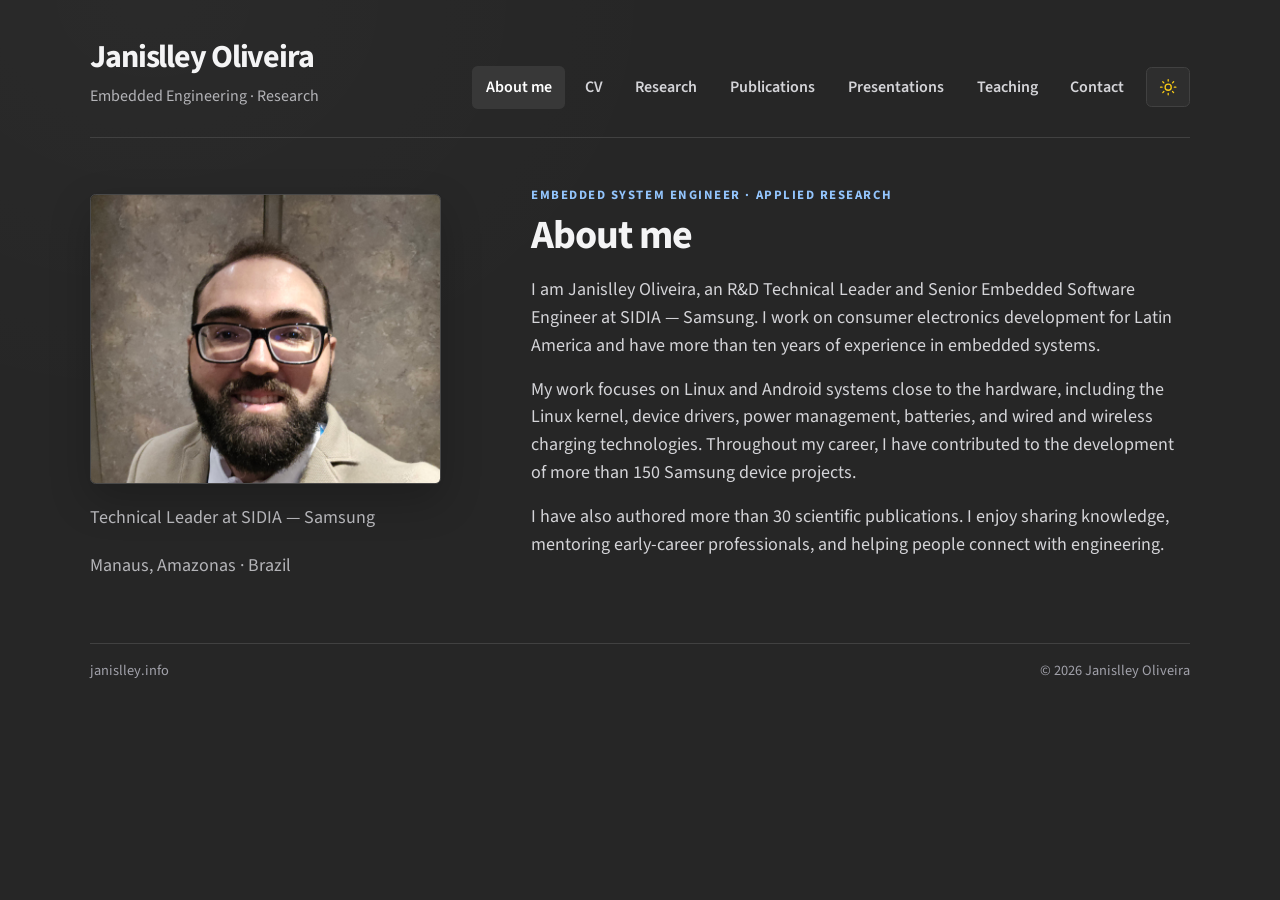
<file: index.html>
<!doctype html>
<html lang="en">
  <head>
    <meta charset="utf-8">
    <meta name="viewport" content="width=device-width, initial-scale=1">
    <meta name="theme-color" content="#262626">
    <meta
      name="description"
      content="About Janislley Oliveira, embedded software engineer, technical leader, researcher, and IEEE volunteer."
    >
    <title>About me — Janislley Oliveira</title>
    <script>
      if (localStorage.getItem("janislley-theme") === "light") {
        document.documentElement.dataset.theme = "light";
      }
    </script>
    <link rel="preconnect" href="https://fonts.googleapis.com">
    <link rel="preconnect" href="https://fonts.gstatic.com" crossorigin>
    <link
      href="https://fonts.googleapis.com/css2?family=Source+Sans+3:wght@400;600;700&display=swap"
      rel="stylesheet"
    >
    <link rel="stylesheet" href="style.css">
  </head>
  <body>
    <a class="skip-link" href="#content">Skip navigation</a>
    <header class="site-header">
      <div class="identity">
        <a class="site-name" href="index.html">Janislley Oliveira</a>
        <p>Embedded Engineering · Research </p>
      </div>
      <div class="header-controls">
        <nav class="site-nav" aria-label="Main navigation">
          <a href="index.html" aria-current="page">About me</a>
          <a href="cv.html">CV</a>
          <a href="research.html">Research</a>
          <a href="publications.html">Publications</a>
          <a href="presentations.html">Presentations</a>
          <a href="teaching.html">Teaching</a>
          <a href="contact.html">Contact</a>
        </nav>
        <button
          class="theme-toggle"
          id="theme-toggle"
          type="button"
          aria-label="Switch to light mode"
          hidden
        >
          <svg class="theme-icon" id="sun-icon" viewBox="0 0 24 24" aria-hidden="true">
            <circle cx="12" cy="12" r="4"></circle>
            <path d="M12 2v2m0 16v2M4.93 4.93l1.42 1.42m11.3 11.3 1.42 1.42M2 12h2m16 0h2M4.93 19.07l1.42-1.42m11.3-11.3 1.42-1.42"></path>
          </svg>
          <svg class="theme-icon" id="moon-icon" viewBox="0 0 24 24" aria-hidden="true" hidden>
            <path d="M20.9 13A9 9 0 0 1 11 3.1 9 9 0 1 0 20.9 13Z"></path>
          </svg>
          <span class="theme-label" id="theme-label">Light mode</span>
        </button>
      </div>
    </header>

    <main class="profile-main" id="content">
      <aside class="profile-column" aria-label="Profile">
        <img
          class="profile-photo"
          src="images/Janislley_Photo.jpg"
          alt="Portrait of Janislley Oliveira"
        >
        <p class="profile-note">Technical Leader at SIDIA — Samsung</p>
        <p class="profile-note">Manaus, Amazonas · Brazil</p>
      </aside>

      <div class="content-column">
        <section aria-labelledby="about-title">
          <p class="section-label">EMBEDDED SYSTEM ENGINEER · APPLIED RESEARCH</p>
          <h1 id="about-title">About me</h1>
          <p>
            I am Janislley Oliveira, an R&amp;D Technical Leader and Senior
            Embedded Software Engineer at SIDIA — Samsung. I work on consumer
            electronics development for Latin America and have more than ten
            years of experience in embedded systems.
          </p>
          <p>
            My work focuses on Linux and Android systems close to the hardware,
            including the Linux kernel, device drivers, power management,
            batteries, and wired and wireless charging technologies. Throughout
            my career, I have contributed to the development of more than 150
            Samsung device projects.
          </p>
          <p>
            I have also authored more than 30 scientific publications. I enjoy
            sharing knowledge, mentoring early-career professionals, and
            helping people connect with engineering.
          </p>
        </section>
      </div>
    </main>

    <footer class="site-footer">
      <span>janislley.info</span>
      <span>© 2026 Janislley Oliveira</span>
    </footer>
    <script src="theme.js"></script>
  </body>
</html>
</file>
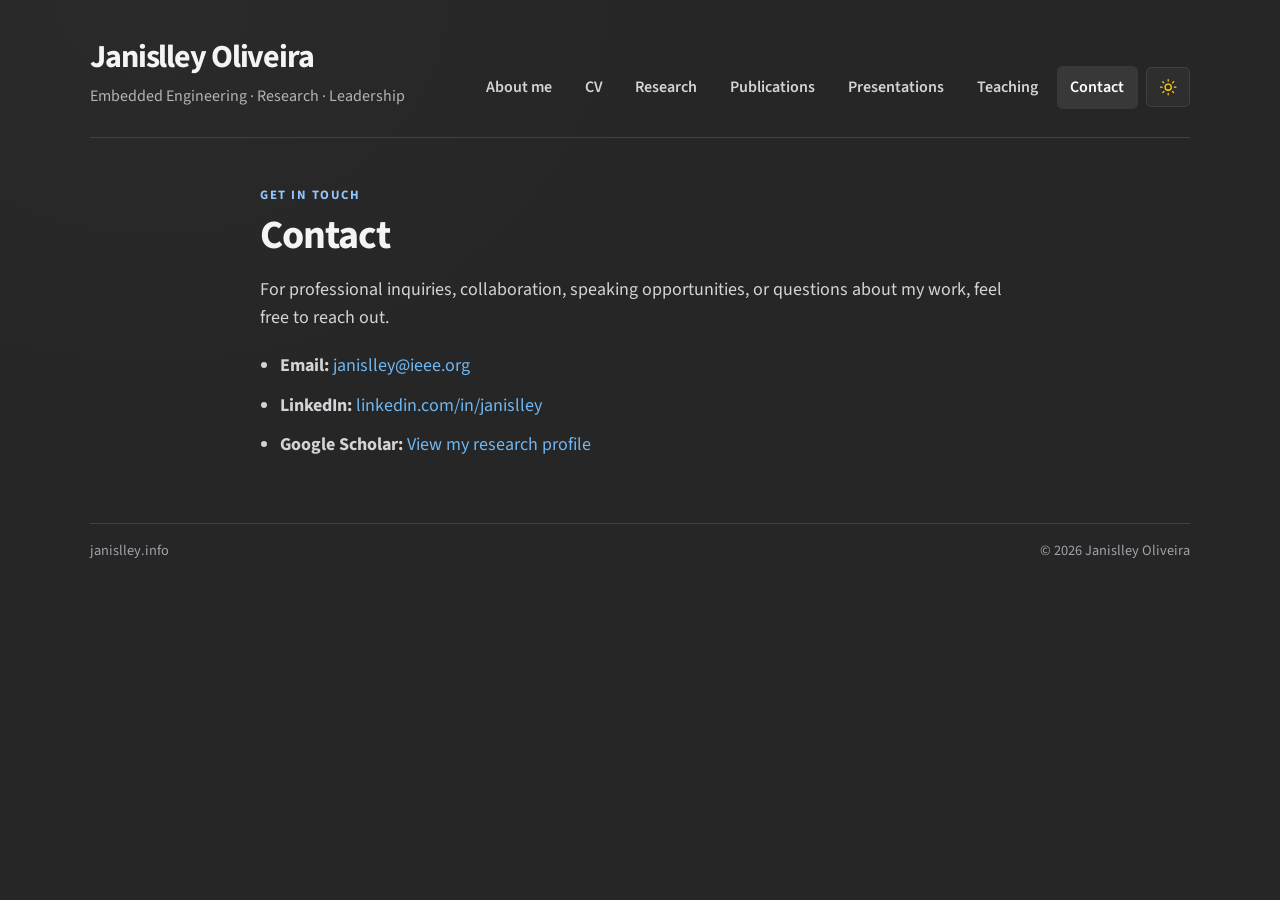
<file: contact.html>
<!doctype html>
<html lang="en">
  <head>
    <meta charset="utf-8">
    <meta name="viewport" content="width=device-width, initial-scale=1">
    <meta name="theme-color" content="#262626">
    <meta name="description" content="Contact Janislley Oliveira.">
    <title>Contact — Janislley Oliveira</title>
    <script>
      if (localStorage.getItem("janislley-theme") === "light") {
        document.documentElement.dataset.theme = "light";
      }
    </script>
    <link rel="preconnect" href="https://fonts.googleapis.com">
    <link rel="preconnect" href="https://fonts.gstatic.com" crossorigin>
    <link href="https://fonts.googleapis.com/css2?family=Source+Sans+3:wght@400;600;700&display=swap" rel="stylesheet">
    <link rel="stylesheet" href="style.css">
  </head>
  <body>
    <a class="skip-link" href="#content">Skip navigation</a>
    <header class="site-header">
      <div class="identity"><a class="site-name" href="index.html">Janislley Oliveira</a><p>Embedded Engineering · Research · Leadership</p></div>
      <div class="header-controls">
        <nav class="site-nav" aria-label="Main navigation">
          <a href="index.html">About me</a><a href="cv.html">CV</a><a href="research.html">Research</a>
          <a href="publications.html">Publications</a><a href="presentations.html">Presentations</a>
          <a href="teaching.html">Teaching</a><a href="contact.html" aria-current="page">Contact</a>
        </nav>
        <button class="theme-toggle" id="theme-toggle" type="button" aria-label="Switch to light mode" hidden>
          <svg class="theme-icon" id="sun-icon" viewBox="0 0 24 24" aria-hidden="true"><circle cx="12" cy="12" r="4"></circle><path d="M12 2v2m0 16v2M4.93 4.93l1.42 1.42m11.3 11.3 1.42 1.42M2 12h2m16 0h2M4.93 19.07l1.42-1.42m11.3-11.3 1.42-1.42"></path></svg>
          <svg class="theme-icon" id="moon-icon" viewBox="0 0 24 24" aria-hidden="true" hidden><path d="M20.9 13A9 9 0 0 1 11 3.1 9 9 0 1 0 20.9 13Z"></path></svg>
          <span class="theme-label" id="theme-label">Light mode</span>
        </button>
      </div>
    </header>
    <main class="page-main" id="content">
      <article class="content-column">
        <section aria-labelledby="page-title">
          <p class="section-label">GET IN TOUCH</p>
          <h1 id="page-title">Contact</h1>
          <p>For professional inquiries, collaboration, speaking opportunities, or questions about my work, feel free to reach out.</p>
          <ul class="link-list">
            <li><strong>Email:</strong> <a href="mailto:janislley@ieee.org">janislley@ieee.org</a></li>
            <li><strong>LinkedIn:</strong> <a href="https://www.linkedin.com/in/janislley/">linkedin.com/in/janislley</a></li>
            <li><strong>Google Scholar:</strong> <a href="https://scholar.google.com/citations?user=Yw4vt_AAAAAJ&amp;hl">View my research profile</a></li>
          </ul>
        </section>
      </article>
    </main>
    <footer class="site-footer"><span>janislley.info</span><span>© 2026 Janislley Oliveira</span></footer>
    <script src="theme.js"></script>
  </body>
</html>
</file>
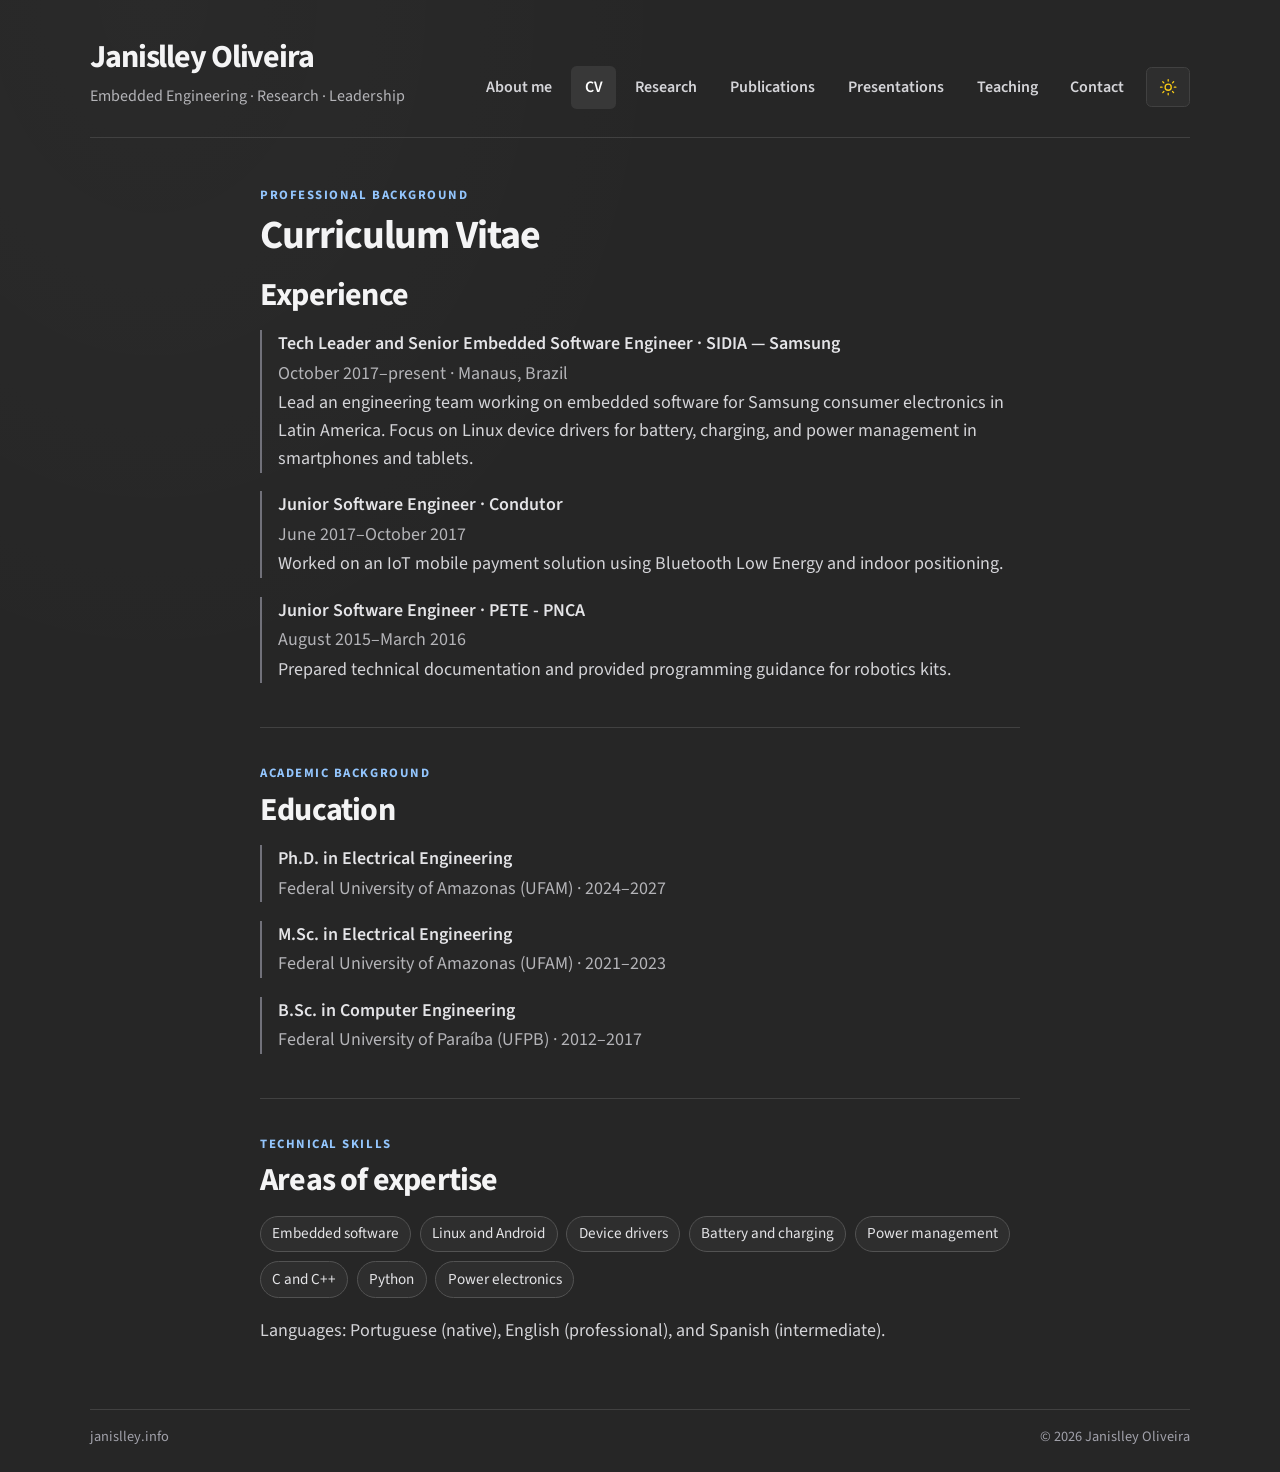
<file: cv.html>
<!doctype html>
<html lang="en">
  <head>
    <meta charset="utf-8">
    <meta name="viewport" content="width=device-width, initial-scale=1">
    <meta name="theme-color" content="#262626">
    <meta name="description" content="Janislley Oliveira's professional experience, education, and technical skills.">
    <title>CV — Janislley Oliveira</title>
    <script>
      if (localStorage.getItem("janislley-theme") === "light") {
        document.documentElement.dataset.theme = "light";
      }
    </script>
    <link rel="preconnect" href="https://fonts.googleapis.com">
    <link rel="preconnect" href="https://fonts.gstatic.com" crossorigin>
    <link href="https://fonts.googleapis.com/css2?family=Source+Sans+3:wght@400;600;700&display=swap" rel="stylesheet">
    <link rel="stylesheet" href="style.css">
  </head>
  <body>
    <a class="skip-link" href="#content">Skip navigation</a>
    <header class="site-header">
      <div class="identity">
        <a class="site-name" href="index.html">Janislley Oliveira</a>
        <p>Embedded Engineering · Research · Leadership</p>
      </div>
      <div class="header-controls">
        <nav class="site-nav" aria-label="Main navigation">
          <a href="index.html">About me</a>
          <a href="cv.html" aria-current="page">CV</a>
          <a href="research.html">Research</a>
          <a href="publications.html">Publications</a>
          <a href="presentations.html">Presentations</a>
          <a href="teaching.html">Teaching</a>
          <a href="contact.html">Contact</a>
        </nav>
        <button class="theme-toggle" id="theme-toggle" type="button" aria-label="Switch to light mode" hidden>
          <svg class="theme-icon" id="sun-icon" viewBox="0 0 24 24" aria-hidden="true"><circle cx="12" cy="12" r="4"></circle><path d="M12 2v2m0 16v2M4.93 4.93l1.42 1.42m11.3 11.3 1.42 1.42M2 12h2m16 0h2M4.93 19.07l1.42-1.42m11.3-11.3 1.42-1.42"></path></svg>
          <svg class="theme-icon" id="moon-icon" viewBox="0 0 24 24" aria-hidden="true" hidden><path d="M20.9 13A9 9 0 0 1 11 3.1 9 9 0 1 0 20.9 13Z"></path></svg>
          <span class="theme-label" id="theme-label">Light mode</span>
        </button>
      </div>
    </header>
    <main class="page-main" id="content">
      <article class="content-column">
        <section aria-labelledby="page-title">
          <p class="section-label">PROFESSIONAL BACKGROUND</p>
          <h1 id="page-title">Curriculum Vitae</h1>
          <h2>Experience</h2>
          <ul class="timeline">
            <li>
              <strong>Tech Leader and Senior Embedded Software Engineer · SIDIA — Samsung</strong>
              <span>October 2017–present · Manaus, Brazil</span>
              <p>Lead an engineering team working on embedded software for Samsung consumer electronics in Latin America. Focus on Linux device drivers for battery, charging, and power management in smartphones and tablets.</p>
            </li>
            <li>
              <strong>Junior Software Engineer · Condutor</strong>
              <span>June 2017–October 2017</span>
              <p>Worked on an IoT mobile payment solution using Bluetooth Low Energy and indoor positioning.</p>
            </li>
            <li>
              <strong>Junior Software Engineer · PETE - PNCA</strong>
              <span>August 2015–March 2016</span>
              <p>Prepared technical documentation and provided programming guidance for robotics kits.</p>
            </li>
          </ul>
        </section>
        <section aria-labelledby="education-title">
          <p class="section-label">ACADEMIC BACKGROUND</p>
          <h2 id="education-title">Education</h2>
          <ul class="timeline">
            <li><strong>Ph.D. in Electrical Engineering</strong><span>Federal University of Amazonas (UFAM) · 2024–2027</span></li>
            <li><strong>M.Sc. in Electrical Engineering</strong><span>Federal University of Amazonas (UFAM) · 2021–2023</span></li>
            <li><strong>B.Sc. in Computer Engineering</strong><span>Federal University of Paraíba (UFPB) · 2012–2017</span></li>
          </ul>
        </section>
        <section aria-labelledby="skills-title">
          <p class="section-label">TECHNICAL SKILLS</p>
          <h2 id="skills-title">Areas of expertise</h2>
          <ul class="tag-list" aria-label="Technical skills">
            <li>Embedded software</li><li>Linux and Android</li><li>Device drivers</li>
            <li>Battery and charging</li><li>Power management</li><li>C and C++</li>
            <li>Python</li><li>Power electronics</li>
          </ul>
          <p class="language-note">Languages: Portuguese (native), English (professional), and Spanish (intermediate).</p>
        </section>
      </article>
    </main>
    <footer class="site-footer"><span>janislley.info</span><span>© 2026 Janislley Oliveira</span></footer>
    <script src="theme.js"></script>
  </body>
</html>
</file>
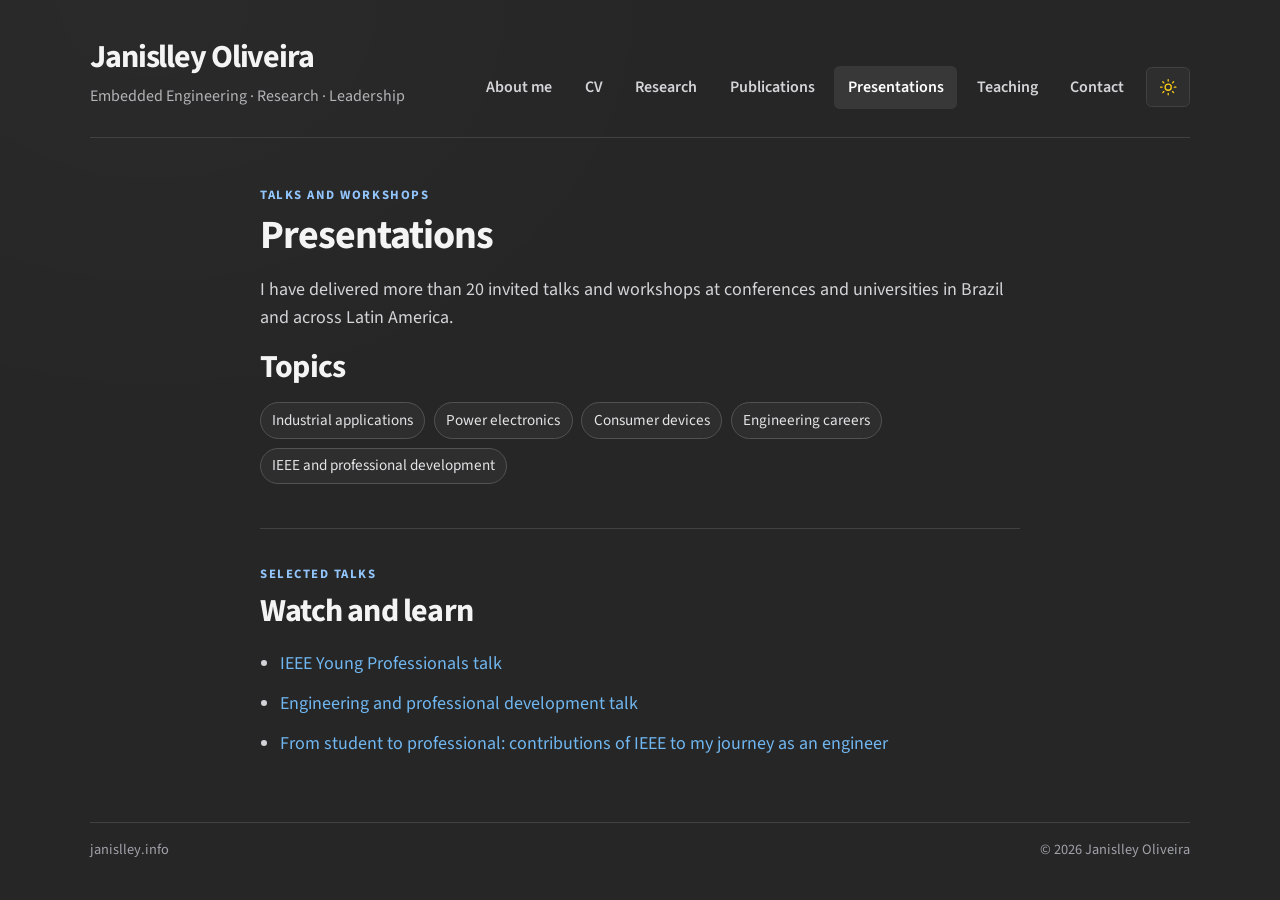
<file: presentations.html>
<!doctype html>
<html lang="en">
  <head>
    <meta charset="utf-8">
    <meta name="viewport" content="width=device-width, initial-scale=1">
    <meta name="theme-color" content="#262626">
    <meta name="description" content="Talks, workshops, and conference presentations by Janislley Oliveira.">
    <title>Presentations — Janislley Oliveira</title>
    <script>
      if (localStorage.getItem("janislley-theme") === "light") {
        document.documentElement.dataset.theme = "light";
      }
    </script>
    <link rel="preconnect" href="https://fonts.googleapis.com">
    <link rel="preconnect" href="https://fonts.gstatic.com" crossorigin>
    <link href="https://fonts.googleapis.com/css2?family=Source+Sans+3:wght@400;600;700&display=swap" rel="stylesheet">
    <link rel="stylesheet" href="style.css">
  </head>
  <body>
    <a class="skip-link" href="#content">Skip navigation</a>
    <header class="site-header">
      <div class="identity"><a class="site-name" href="index.html">Janislley Oliveira</a><p>Embedded Engineering · Research · Leadership</p></div>
      <div class="header-controls">
        <nav class="site-nav" aria-label="Main navigation">
          <a href="index.html">About me</a><a href="cv.html">CV</a><a href="research.html">Research</a>
          <a href="publications.html">Publications</a>
          <a href="presentations.html" aria-current="page">Presentations</a>
          <a href="teaching.html">Teaching</a><a href="contact.html">Contact</a>
        </nav>
        <button class="theme-toggle" id="theme-toggle" type="button" aria-label="Switch to light mode" hidden>
          <svg class="theme-icon" id="sun-icon" viewBox="0 0 24 24" aria-hidden="true"><circle cx="12" cy="12" r="4"></circle><path d="M12 2v2m0 16v2M4.93 4.93l1.42 1.42m11.3 11.3 1.42 1.42M2 12h2m16 0h2M4.93 19.07l1.42-1.42m11.3-11.3 1.42-1.42"></path></svg>
          <svg class="theme-icon" id="moon-icon" viewBox="0 0 24 24" aria-hidden="true" hidden><path d="M20.9 13A9 9 0 0 1 11 3.1 9 9 0 1 0 20.9 13Z"></path></svg>
          <span class="theme-label" id="theme-label">Light mode</span>
        </button>
      </div>
    </header>
    <main class="page-main" id="content">
      <article class="content-column">
        <section aria-labelledby="page-title">
          <p class="section-label">TALKS AND WORKSHOPS</p>
          <h1 id="page-title">Presentations</h1>
          <p>I have delivered more than 20 invited talks and workshops at conferences and universities in Brazil and across Latin America.</p>
          <h2>Topics</h2>
          <ul class="tag-list" aria-label="Presentation topics">
            <li>Industrial applications</li><li>Power electronics</li>
            <li>Consumer devices</li><li>Engineering careers</li>
            <li>IEEE and professional development</li>
          </ul>
        </section>
        <section aria-labelledby="examples-title">
          <p class="section-label">SELECTED TALKS</p>
          <h2 id="examples-title">Watch and learn</h2>
          <ul class="link-list">
            <li><a href="https://www.youtube.com/watch?v=qKlS00m-p1Q">IEEE Young Professionals talk</a></li>
            <li><a href="https://www.youtube.com/watch?v=texe_Aox4KQ">Engineering and professional development talk</a></li>
            <li><a href="https://yp.ieee.org/event/coffee-talk-ieee-do-estudante-ao-profissional-contribuicoes-do-ieee-no-meu-caminho-como-engenheiro/">From student to professional: contributions of IEEE to my journey as an engineer</a></li>
          </ul>
        </section>
      </article>
    </main>
    <footer class="site-footer"><span>janislley.info</span><span>© 2026 Janislley Oliveira</span></footer>
    <script src="theme.js"></script>
  </body>
</html>
</file>
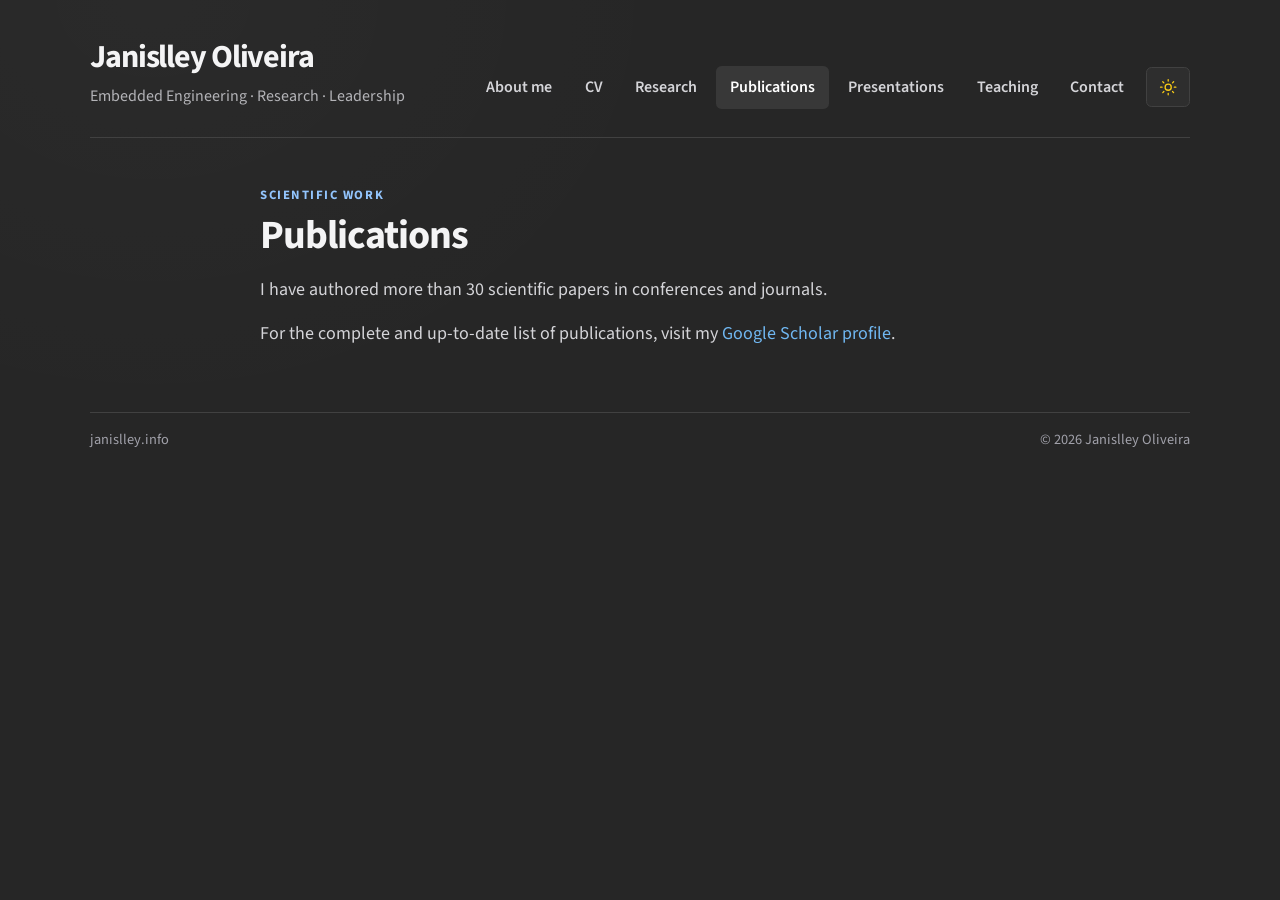
<file: publications.html>
<!doctype html>
<html lang="en">
  <head>
    <meta charset="utf-8">
    <meta name="viewport" content="width=device-width, initial-scale=1">
    <meta name="theme-color" content="#262626">
    <meta name="description" content="Scientific publications by Janislley Oliveira.">
    <title>Publications — Janislley Oliveira</title>
    <script>
      if (localStorage.getItem("janislley-theme") === "light") {
        document.documentElement.dataset.theme = "light";
      }
    </script>
    <link rel="preconnect" href="https://fonts.googleapis.com">
    <link rel="preconnect" href="https://fonts.gstatic.com" crossorigin>
    <link href="https://fonts.googleapis.com/css2?family=Source+Sans+3:wght@400;600;700&display=swap" rel="stylesheet">
    <link rel="stylesheet" href="style.css">
  </head>
  <body>
    <a class="skip-link" href="#content">Skip navigation</a>
    <header class="site-header">
      <div class="identity"><a class="site-name" href="index.html">Janislley Oliveira</a><p>Embedded Engineering · Research · Leadership</p></div>
      <div class="header-controls">
        <nav class="site-nav" aria-label="Main navigation">
          <a href="index.html">About me</a><a href="cv.html">CV</a><a href="research.html">Research</a>
          <a href="publications.html" aria-current="page">Publications</a>
          <a href="presentations.html">Presentations</a><a href="teaching.html">Teaching</a><a href="contact.html">Contact</a>
        </nav>
        <button class="theme-toggle" id="theme-toggle" type="button" aria-label="Switch to light mode" hidden>
          <svg class="theme-icon" id="sun-icon" viewBox="0 0 24 24" aria-hidden="true"><circle cx="12" cy="12" r="4"></circle><path d="M12 2v2m0 16v2M4.93 4.93l1.42 1.42m11.3 11.3 1.42 1.42M2 12h2m16 0h2M4.93 19.07l1.42-1.42m11.3-11.3 1.42-1.42"></path></svg>
          <svg class="theme-icon" id="moon-icon" viewBox="0 0 24 24" aria-hidden="true" hidden><path d="M20.9 13A9 9 0 0 1 11 3.1 9 9 0 1 0 20.9 13Z"></path></svg>
          <span class="theme-label" id="theme-label">Light mode</span>
        </button>
      </div>
    </header>
    <main class="page-main" id="content">
      <article class="content-column">
        <section aria-labelledby="page-title">
          <p class="section-label">SCIENTIFIC WORK</p>
          <h1 id="page-title">Publications</h1>
          <p>I have authored more than 30 scientific papers in conferences and journals.</p>
          <p>For the complete and up-to-date list of publications, visit my
            <a href="https://scholar.google.com/citations?user=Yw4vt_AAAAAJ&amp;hl">Google Scholar profile</a>.
          </p>
        </section>
      </article>
    </main>
    <footer class="site-footer"><span>janislley.info</span><span>© 2026 Janislley Oliveira</span></footer>
    <script src="theme.js"></script>
  </body>
</html>
</file>
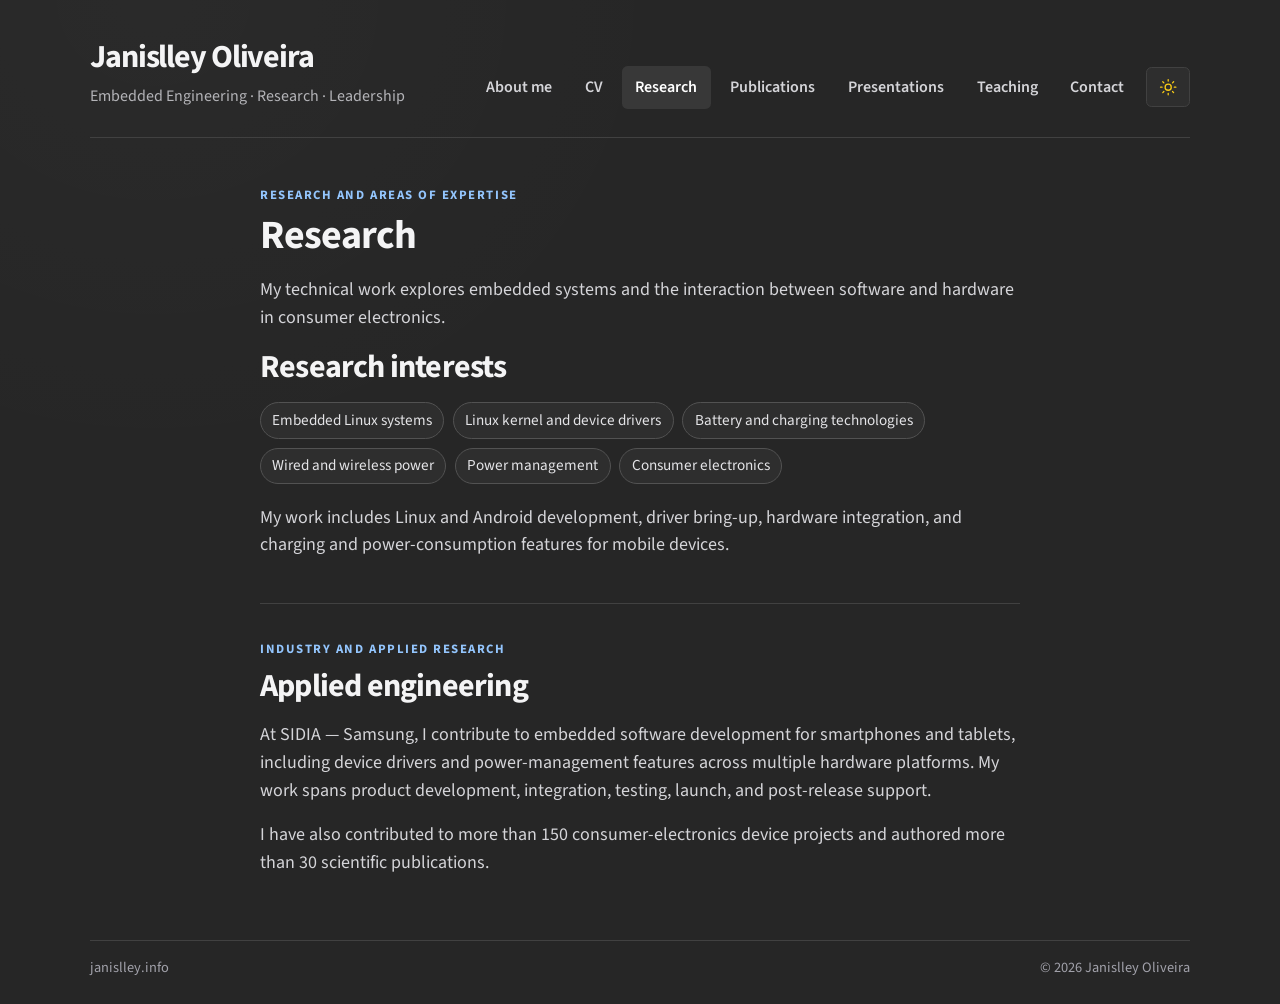
<file: research.html>
<!doctype html>
<html lang="en">
  <head>
    <meta charset="utf-8">
    <meta name="viewport" content="width=device-width, initial-scale=1">
    <meta name="theme-color" content="#262626">
    <meta name="description" content="Research interests and technical areas of Janislley Oliveira.">
    <title>Research — Janislley Oliveira</title>
    <script>
      if (localStorage.getItem("janislley-theme") === "light") {
        document.documentElement.dataset.theme = "light";
      }
    </script>
    <link rel="preconnect" href="https://fonts.googleapis.com">
    <link rel="preconnect" href="https://fonts.gstatic.com" crossorigin>
    <link href="https://fonts.googleapis.com/css2?family=Source+Sans+3:wght@400;600;700&display=swap" rel="stylesheet">
    <link rel="stylesheet" href="style.css">
  </head>
  <body>
    <a class="skip-link" href="#content">Skip navigation</a>
    <header class="site-header">
      <div class="identity"><a class="site-name" href="index.html">Janislley Oliveira</a><p>Embedded Engineering · Research · Leadership</p></div>
      <div class="header-controls">
        <nav class="site-nav" aria-label="Main navigation">
          <a href="index.html">About me</a><a href="cv.html">CV</a>
          <a href="research.html" aria-current="page">Research</a>
          <a href="publications.html">Publications</a><a href="presentations.html">Presentations</a>
          <a href="teaching.html">Teaching</a><a href="contact.html">Contact</a>
        </nav>
        <button class="theme-toggle" id="theme-toggle" type="button" aria-label="Switch to light mode" hidden>
          <svg class="theme-icon" id="sun-icon" viewBox="0 0 24 24" aria-hidden="true"><circle cx="12" cy="12" r="4"></circle><path d="M12 2v2m0 16v2M4.93 4.93l1.42 1.42m11.3 11.3 1.42 1.42M2 12h2m16 0h2M4.93 19.07l1.42-1.42m11.3-11.3 1.42-1.42"></path></svg>
          <svg class="theme-icon" id="moon-icon" viewBox="0 0 24 24" aria-hidden="true" hidden><path d="M20.9 13A9 9 0 0 1 11 3.1 9 9 0 1 0 20.9 13Z"></path></svg>
          <span class="theme-label" id="theme-label">Light mode</span>
        </button>
      </div>
    </header>
    <main class="page-main" id="content">
      <article class="content-column">
        <section aria-labelledby="page-title">
          <p class="section-label">RESEARCH AND AREAS OF EXPERTISE</p>
          <h1 id="page-title">Research</h1>
          <p>My technical work explores embedded systems and the interaction between software and hardware in consumer electronics.</p>
          <h2>Research interests</h2>
          <ul class="tag-list" aria-label="Research interests">
            <li>Embedded Linux systems</li><li>Linux kernel and device drivers</li>
            <li>Battery and charging technologies</li><li>Wired and wireless power</li>
            <li>Power management</li><li>Consumer electronics</li>
          </ul>
          <p class="language-note">My work includes Linux and Android development, driver bring-up, hardware integration, and charging and power-consumption features for mobile devices.</p>
        </section>
        <section aria-labelledby="research-work-title">
          <p class="section-label">INDUSTRY AND APPLIED RESEARCH</p>
          <h2 id="research-work-title">Applied engineering</h2>
          <p>At SIDIA — Samsung, I contribute to embedded software development for smartphones and tablets, including device drivers and power-management features across multiple hardware platforms. My work spans product development, integration, testing, launch, and post-release support.</p>
          <p>I have also contributed to more than 150 consumer-electronics device projects and authored more than 30 scientific publications.</p>
        </section>
      </article>
    </main>
    <footer class="site-footer"><span>janislley.info</span><span>© 2026 Janislley Oliveira</span></footer>
    <script src="theme.js"></script>
  </body>
</html>
</file>
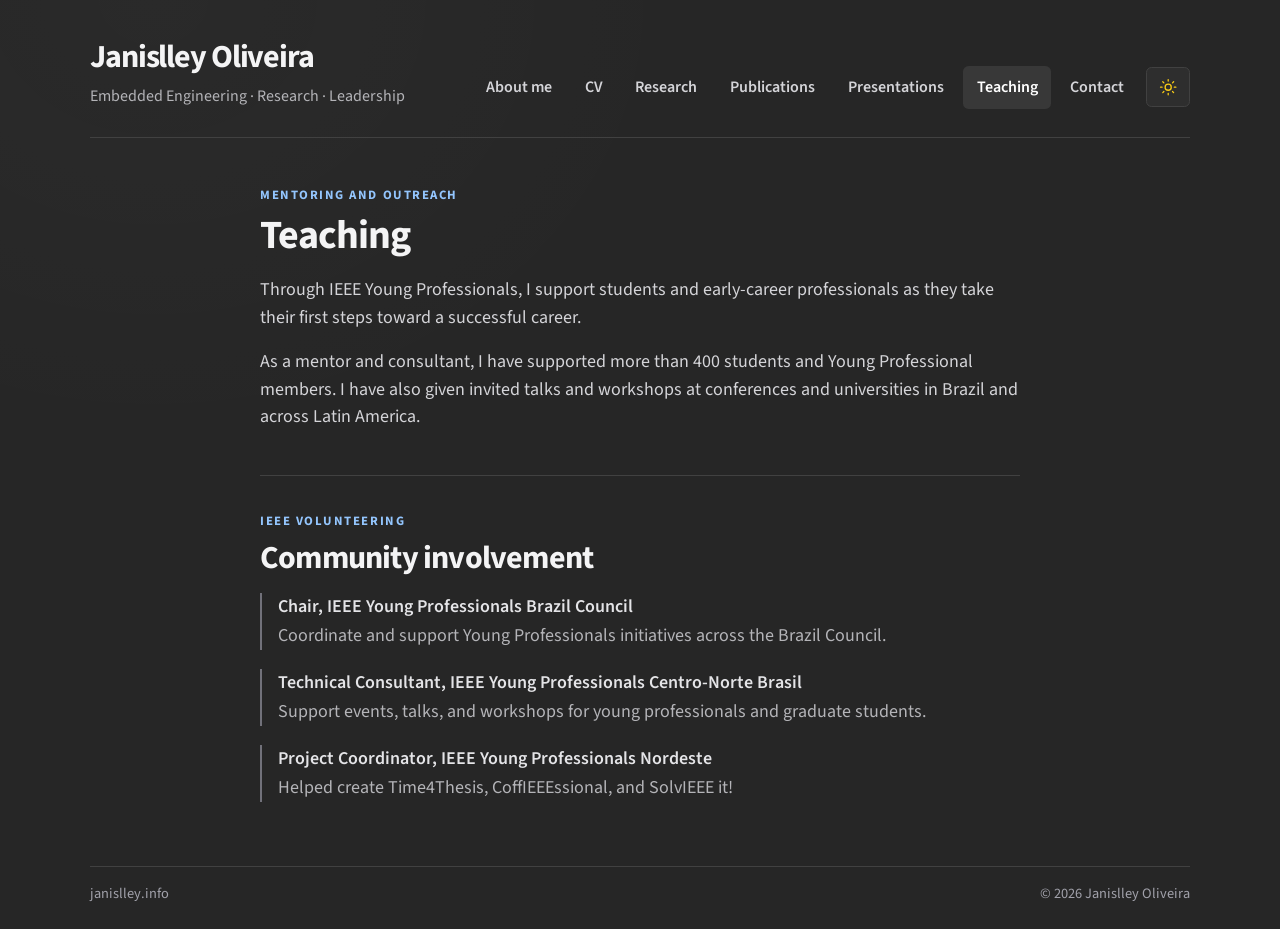
<file: teaching.html>
<!doctype html>
<html lang="en">
  <head>
    <meta charset="utf-8">
    <meta name="viewport" content="width=device-width, initial-scale=1">
    <meta name="theme-color" content="#262626">
    <meta name="description" content="Mentoring, teaching, and IEEE outreach by Janislley Oliveira.">
    <title>Teaching — Janislley Oliveira</title>
    <script>
      if (localStorage.getItem("janislley-theme") === "light") {
        document.documentElement.dataset.theme = "light";
      }
    </script>
    <link rel="preconnect" href="https://fonts.googleapis.com">
    <link rel="preconnect" href="https://fonts.gstatic.com" crossorigin>
    <link href="https://fonts.googleapis.com/css2?family=Source+Sans+3:wght@400;600;700&display=swap" rel="stylesheet">
    <link rel="stylesheet" href="style.css">
  </head>
  <body>
    <a class="skip-link" href="#content">Skip navigation</a>
    <header class="site-header">
      <div class="identity"><a class="site-name" href="index.html">Janislley Oliveira</a><p>Embedded Engineering · Research · Leadership</p></div>
      <div class="header-controls">
        <nav class="site-nav" aria-label="Main navigation">
          <a href="index.html">About me</a><a href="cv.html">CV</a><a href="research.html">Research</a>
          <a href="publications.html">Publications</a><a href="presentations.html">Presentations</a>
          <a href="teaching.html" aria-current="page">Teaching</a><a href="contact.html">Contact</a>
        </nav>
        <button class="theme-toggle" id="theme-toggle" type="button" aria-label="Switch to light mode" hidden>
          <svg class="theme-icon" id="sun-icon" viewBox="0 0 24 24" aria-hidden="true"><circle cx="12" cy="12" r="4"></circle><path d="M12 2v2m0 16v2M4.93 4.93l1.42 1.42m11.3 11.3 1.42 1.42M2 12h2m16 0h2M4.93 19.07l1.42-1.42m11.3-11.3 1.42-1.42"></path></svg>
          <svg class="theme-icon" id="moon-icon" viewBox="0 0 24 24" aria-hidden="true" hidden><path d="M20.9 13A9 9 0 0 1 11 3.1 9 9 0 1 0 20.9 13Z"></path></svg>
          <span class="theme-label" id="theme-label">Light mode</span>
        </button>
      </div>
    </header>
    <main class="page-main" id="content">
      <article class="content-column">
        <section aria-labelledby="page-title">
          <p class="section-label">MENTORING AND OUTREACH</p>
          <h1 id="page-title">Teaching</h1>
          <p>Through IEEE Young Professionals, I support students and early-career professionals as they take their first steps toward a successful career.</p>
          <p>As a mentor and consultant, I have supported more than 400 students and Young Professional members. I have also given invited talks and workshops at conferences and universities in Brazil and across Latin America.</p>
        </section>
        <section aria-labelledby="volunteering-title">
          <p class="section-label">IEEE VOLUNTEERING</p>
          <h2 id="volunteering-title">Community involvement</h2>
          <ul class="timeline">
            <li><strong>Chair, IEEE Young Professionals Brazil Council</strong><span>Coordinate and support Young Professionals initiatives across the Brazil Council.</span></li>
            <li><strong>Technical Consultant, IEEE Young Professionals Centro-Norte Brasil</strong><span>Support events, talks, and workshops for young professionals and graduate students.</span></li>
            <li><strong>Project Coordinator, IEEE Young Professionals Nordeste</strong><span>Helped create Time4Thesis, CoffIEEEssional, and SolvIEEE it!</span></li>
          </ul>
        </section>
      </article>
    </main>
    <footer class="site-footer"><span>janislley.info</span><span>© 2026 Janislley Oliveira</span></footer>
    <script src="theme.js"></script>
  </body>
</html>
</file>
<file: style.css>
:root {
  color-scheme: dark;
  font-family: "Source Sans 3", "Source Sans Pro", Arial, sans-serif;
  font-synthesis: none;
  text-rendering: optimizeLegibility;
  -webkit-font-smoothing: antialiased;
  -moz-osx-font-smoothing: grayscale;
  background: #262626;
  color: #e4e4e7;
  --page-bg: #262626;
  --page-glow: rgb(255 255 255 / 2%);
  --text: #e4e4e7;
  --surface: #2e2e2e;
  --surface-raised: #383838;
  --text-muted: #b4b4b8;
  --blue: #70b7f1;
  --link-hover: #a5d5ff;
  --line: #414141;
  --site-name: #f4f4f5;
  --nav-text: #d4d4d8;
  --nav-active-text: #fff;
  --profile-border: #484848;
  --profile-glow: rgb(255 255 255 / 5%);
  --profile-start: #343434;
  --profile-end: #282828;
  --profile-initial: #a6d4fb;
  --profile-label: #d4d4d8;
  --section-label: #93c5fd;
  --heading: #f4f4f5;
  --body-copy: #d4d4d8;
  --timeline-border: #71717a;
  --timeline-text: #e4e4e7;
  --tag-border: #525252;
  --tag-text: #e4e4e7;
  --footer-text: #a1a1aa;
  --shadow: rgb(0 0 0 / 22%);
  --sun-icon: #facc15;
  --moon-icon: #000;
}

:root[data-theme="light"] {
  color-scheme: light;
  background: #f4f7fb;
  color: #263648;
  --page-bg: #f4f7fb;
  --page-glow: rgb(68 130 187 / 12%);
  --text: #263648;
  --surface: #eaf1f8;
  --surface-raised: #e2edf7;
  --text-muted: #526579;
  --blue: #1769a6;
  --link-hover: #0e4f82;
  --line: #d3dee9;
  --site-name: #1c2d40;
  --nav-text: #35495e;
  --nav-active-text: #173a59;
  --profile-border: #c3d6e8;
  --profile-glow: rgb(112 177 228 / 28%);
  --profile-start: #e4f1fc;
  --profile-end: #d4e7f7;
  --profile-initial: #2874ad;
  --profile-label: #365d7e;
  --section-label: #356f9e;
  --heading: #243b52;
  --body-copy: #35485c;
  --timeline-border: #5893c1;
  --timeline-text: #2e4358;
  --tag-border: #bfd2e3;
  --tag-text: #334d66;
  --footer-text: #65788b;
  --shadow: rgb(39 70 98 / 10%);
}

* {
  box-sizing: border-box;
}

html {
  scroll-behavior: smooth;
  scroll-padding-top: 2rem;
}

body {
  min-width: 320px;
  min-height: 100vh;
  margin: 0;
  background:
    radial-gradient(ellipse at 12% 0%, var(--page-glow), transparent 34rem),
    var(--page-bg);
  color: var(--text);
  font-size: 1.125rem;
  line-height: 1.55;
}

a {
  color: var(--blue);
  text-decoration: none;
}

a:hover {
  color: var(--link-hover);
  text-decoration: underline;
  text-underline-offset: 0.2em;
}

a:focus-visible {
  outline: 2px solid var(--blue);
  outline-offset: 4px;
}

.skip-link {
  position: absolute;
  z-index: 1;
  top: 0.75rem;
  left: 0.75rem;
  padding: 0.5rem 0.75rem;
  transform: translateY(-200%);
  border-radius: 0.25rem;
  background: var(--surface-raised);
}

.skip-link:focus {
  transform: translateY(0);
}

.site-header,
main,
.site-footer {
  width: min(100% - 3rem, 1100px);
  margin-inline: auto;
}

.site-header {
  display: flex;
  align-items: flex-end;
  justify-content: space-between;
  gap: 2rem;
  padding-block: 2.5rem 1.75rem;
  border-bottom: 1px solid var(--line);
}

.identity .site-name {
  color: var(--site-name);
  font-size: 2rem;
  font-weight: 700;
  letter-spacing: -0.035em;
  line-height: 1.1;
}

.identity .site-name:hover {
  text-decoration: none;
}

.identity p {
  margin: 0.5rem 0 0;
  color: var(--text-muted);
  font-size: 1rem;
}

.header-controls {
  display: flex;
  align-items: center;
  justify-content: flex-end;
  gap: 0.5rem;
  min-width: 0;
}

.site-nav {
  display: flex;
  flex-wrap: wrap;
  justify-content: flex-end;
  gap: 0.35rem;
}

.site-nav a {
  padding: 0.55rem 0.85rem;
  border-radius: 0.35rem;
  color: var(--nav-text);
  font-size: 1rem;
  font-weight: 600;
}

.site-nav a[aria-current="page"],
.site-nav a:hover {
  background: var(--surface-raised);
  color: var(--nav-active-text);
  text-decoration: none;
}

.theme-toggle {
  display: inline-flex;
  align-items: center;
  justify-content: center;
  width: 2.75rem;
  min-width: 2.75rem;
  min-height: 2.5rem;
  padding: 0.45rem;
  border: 1px solid var(--line);
  border-radius: 0.35rem;
  background: var(--surface);
  color: var(--nav-text);
  font: inherit;
  font-size: 1rem;
  font-weight: 600;
  cursor: pointer;
}

.theme-toggle[hidden] {
  display: none;
}

.theme-toggle:hover {
  border-color: var(--blue);
  background: var(--surface-raised);
  color: var(--heading);
}

.theme-toggle:focus-visible {
  outline: 2px solid var(--blue);
  outline-offset: 3px;
}

.theme-icon {
  width: 1.15rem;
  height: 1.15rem;
  fill: none;
  stroke: currentColor;
  stroke-linecap: round;
  stroke-linejoin: round;
  stroke-width: 1.7;
}

#sun-icon {
  stroke: var(--sun-icon);
}

#moon-icon {
  stroke: var(--moon-icon);
}

.theme-toggle[data-next-theme="light"] #sun-icon,
.theme-toggle[data-next-theme="dark"] #moon-icon {
  display: block;
}

.theme-toggle[data-next-theme="light"] #moon-icon,
.theme-toggle[data-next-theme="dark"] #sun-icon {
  display: none;
}

.theme-label {
  position: absolute;
  width: 1px;
  height: 1px;
  overflow: hidden;
  clip: rect(0, 0, 0, 0);
  white-space: nowrap;
  clip-path: inset(50%);
}

main {
  display: grid;
  grid-template-columns: minmax(230px, 0.8fr) minmax(0, 1.5fr);
  gap: clamp(2.5rem, 7vw, 6rem);
  padding-block: 3rem 4rem;
}

.page-main {
  grid-template-columns: minmax(0, 1fr);
}

.page-main .content-column {
  width: min(100%, 760px);
  margin-inline: auto;
}

.profile-column {
  padding-top: 0.5rem;
}

.profile-photo {
  display: block;
  width: 100%;
  height: 290px;
  overflow: hidden;
  border: 1px solid var(--profile-border);
  border-radius: 0.35rem;
  object-fit: cover;
  object-position: center 12%;
  box-shadow: 0 1rem 2.5rem var(--shadow);
}

.profile-note {
  margin: 1.25rem 0 0;
  color: var(--text-muted);
}

.content-column section + section {
  margin-top: 2.75rem;
  padding-top: 2.25rem;
  border-top: 1px solid var(--line);
}

.section-label {
  margin: 0 0 0.4rem;
  color: var(--section-label);
  font-size: 0.8rem;
  font-weight: 700;
  letter-spacing: 0.12em;
}

h1,
h2 {
  margin: 0 0 1rem;
  color: var(--heading);
  font-weight: 700;
  letter-spacing: -0.025em;
  line-height: 1.2;
}

h1 {
  font-size: clamp(2rem, 4vw, 2.5rem);
}

h2 {
  font-size: clamp(1.6rem, 3vw, 2rem);
}

.content-column p:not(.section-label) {
  margin: 0 0 1rem;
  color: var(--body-copy);
}

.content-column p:last-child {
  margin-bottom: 0;
}

.timeline {
  display: grid;
  gap: 1.15rem;
  margin: 0;
  padding: 0;
  list-style: none;
}

.timeline li {
  display: grid;
  gap: 0.1rem;
  padding-left: 1rem;
  border-left: 2px solid var(--timeline-border);
}

.timeline li p {
  margin: 0.5rem 0 0;
  color: var(--body-copy);
}

.timeline strong {
  color: var(--timeline-text);
  font-weight: 600;
}

.timeline span,
.language-note {
  color: var(--text-muted);
}

.tag-list {
  display: flex;
  flex-wrap: wrap;
  gap: 0.55rem;
  margin: 0;
  padding: 0;
  list-style: none;
}

.tag-list li {
  padding: 0.35rem 0.7rem;
  border: 1px solid var(--tag-border);
  border-radius: 999px;
  background: var(--surface);
  color: var(--tag-text);
  font-size: 0.95rem;
}

.link-list {
  display: grid;
  gap: 0.75rem;
  margin: 1.25rem 0 0;
  padding-left: 1.25rem;
  color: var(--body-copy);
}

.language-note {
  margin-top: 1.2rem !important;
}

.site-footer {
  display: flex;
  justify-content: space-between;
  gap: 1rem;
  padding-block: 1rem 1.5rem;
  border-top: 1px solid var(--line);
  color: var(--footer-text);
  font-size: 0.9rem;
}

@media (max-width: 700px) {
  .site-header {
    align-items: flex-start;
    flex-direction: column;
    gap: 1.25rem;
    padding-block: 1.75rem 1.25rem;
  }

  .header-controls {
    width: 100%;
    flex-wrap: wrap;
    justify-content: space-between;
  }

  .site-nav {
    width: calc(100% - 3.25rem);
    gap: 0.2rem;
    margin-inline: -0.5rem;
    justify-content: flex-start;
  }

  .site-nav a {
    padding-inline: 0.55rem;
  }

  main {
    grid-template-columns: 1fr;
    gap: 2.5rem;
    padding-block: 2rem 3rem;
  }

  .profile-photo {
    height: 260px;
  }
}

@media (max-width: 480px) {
  body {
    font-size: 1.05rem;
  }

  .site-header,
  main,
  .site-footer {
    width: min(100% - 2rem, 1100px);
  }

  .site-footer {
    flex-direction: column;
    gap: 0.25rem;
  }
}

@media (prefers-reduced-motion: reduce) {
  html {
    scroll-behavior: auto;
  }
}
</file>
